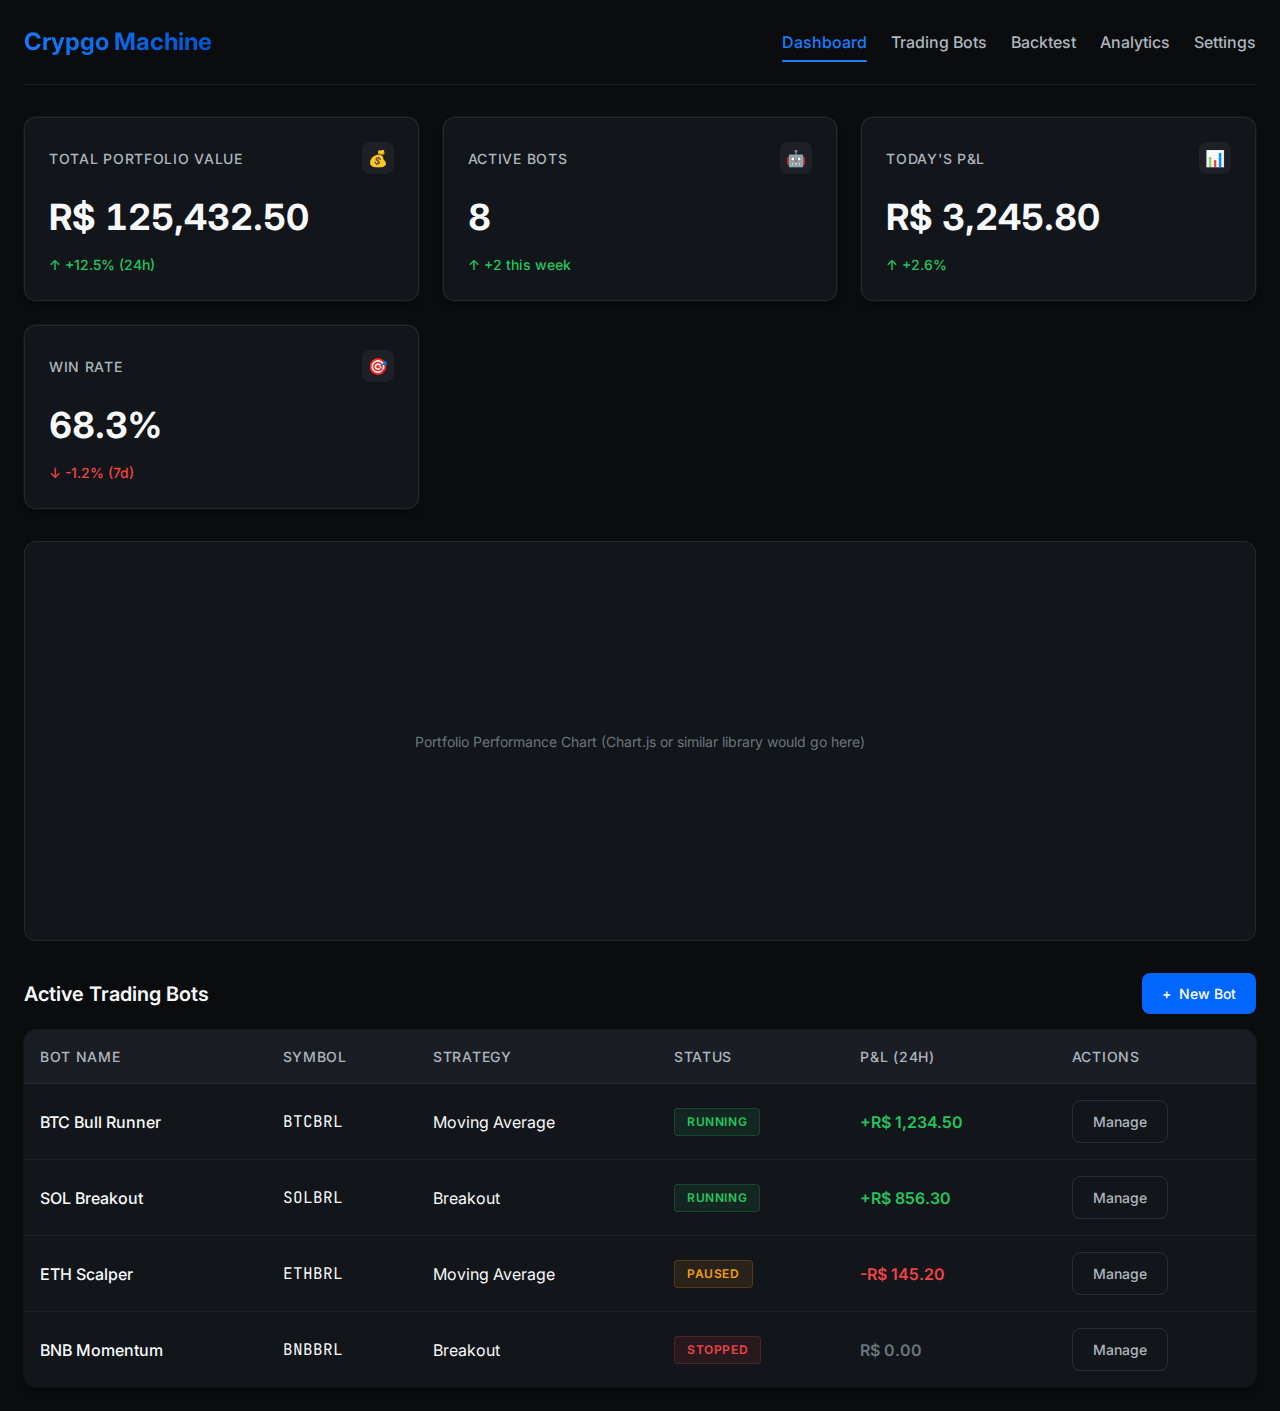
<file: docs/dashboard-implementation-example.html>
<!DOCTYPE html>
<html lang="pt-BR" data-theme="dark">
<head>
    <meta charset="UTF-8">
    <meta name="viewport" content="width=device-width, initial-scale=1.0">
    <title>Crypgo Dashboard - Dark Mode Example</title>
    <link rel="preconnect" href="https://fonts.googleapis.com">
    <link rel="preconnect" href="https://fonts.gstatic.com" crossorigin>
    <link href="https://fonts.googleapis.com/css2?family=Inter:wght@300;400;500;600;700&family=JetBrains+Mono:wght@400;500&display=swap" rel="stylesheet">
    <style>
        :root[data-theme="dark"] {
            /* Primary Colors */
            --primary-50: #e6f1ff;
            --primary-100: #b3d4ff;
            --primary-200: #80b8ff;
            --primary-300: #4d9bff;
            --primary-400: #1a7eff;
            --primary-500: #0066ff;
            --primary-600: #0052cc;
            --primary-700: #003d99;
            --primary-800: #002966;
            --primary-900: #001433;

            /* Neutral Colors */
            --bg-primary: #0a0c0e;
            --bg-secondary: #12151a;
            --bg-tertiary: #1a1e24;
            --bg-hover: #22272e;

            /* Text Colors */
            --text-primary: #f8f9fa;
            --text-secondary: #adb5bd;
            --text-tertiary: #6c757d;
            --text-disabled: #495057;

            /* Accent Colors */
            --success: #22c55e;
            --warning: #f59e0b;
            --error: #ef4444;
            --info: #3b82f6;

            /* Typography */
            --font-primary: 'Inter', -apple-system, BlinkMacSystemFont, 'Segoe UI', sans-serif;
            --font-mono: 'JetBrains Mono', 'Monaco', 'Consolas', monospace;

            /* Spacing */
            --space-1: 0.25rem;
            --space-2: 0.5rem;
            --space-3: 0.75rem;
            --space-4: 1rem;
            --space-5: 1.25rem;
            --space-6: 1.5rem;
            --space-8: 2rem;

            /* Border Radius */
            --radius-sm: 4px;
            --radius-md: 8px;
            --radius-lg: 12px;
            --radius-xl: 16px;

            /* Shadows */
            --shadow-sm: 0 1px 2px 0 rgba(0, 0, 0, 0.3), 0 0 0 1px rgba(255, 255, 255, 0.05);
            --shadow-md: 0 4px 6px -1px rgba(0, 0, 0, 0.4), 0 0 0 1px rgba(255, 255, 255, 0.05);
            --shadow-lg: 0 10px 15px -3px rgba(0, 0, 0, 0.5), 0 0 0 1px rgba(255, 255, 255, 0.05);
            
            /* Glows */
            --glow-primary: 0 0 20px rgba(0, 102, 255, 0.4);
            --glow-success: 0 0 20px rgba(34, 197, 94, 0.4);
            --glow-error: 0 0 20px rgba(239, 68, 68, 0.4);

            /* Transitions */
            --transition-fast: 150ms ease;
            --transition-base: 200ms ease;
            --transition-slow: 300ms ease;
        }

        * {
            margin: 0;
            padding: 0;
            box-sizing: border-box;
        }

        body {
            font-family: var(--font-primary);
            background: var(--bg-primary);
            color: var(--text-primary);
            line-height: 1.5;
            -webkit-font-smoothing: antialiased;
            -moz-osx-font-smoothing: grayscale;
        }

        .container {
            max-width: 1400px;
            margin: 0 auto;
            padding: var(--space-6);
        }

        /* Header */
        .header {
            display: flex;
            justify-content: space-between;
            align-items: center;
            margin-bottom: var(--space-8);
            padding-bottom: var(--space-6);
            border-bottom: 1px solid rgba(255, 255, 255, 0.08);
        }

        .logo {
            font-size: 1.5rem;
            font-weight: 700;
            background: linear-gradient(135deg, var(--primary-400), var(--primary-600));
            -webkit-background-clip: text;
            -webkit-text-fill-color: transparent;
            background-clip: text;
        }

        .nav {
            display: flex;
            gap: var(--space-6);
        }

        .nav-link {
            color: var(--text-secondary);
            text-decoration: none;
            font-weight: 500;
            transition: color var(--transition-base);
            position: relative;
        }

        .nav-link:hover {
            color: var(--text-primary);
        }

        .nav-link.active {
            color: var(--primary-400);
        }

        .nav-link.active::after {
            content: '';
            position: absolute;
            bottom: -8px;
            left: 0;
            right: 0;
            height: 2px;
            background: var(--primary-400);
            border-radius: 2px;
        }

        /* Dashboard Grid */
        .dashboard-grid {
            display: grid;
            grid-template-columns: repeat(auto-fit, minmax(300px, 1fr));
            gap: var(--space-6);
            margin-bottom: var(--space-8);
        }

        /* Cards */
        .card {
            background: var(--bg-secondary);
            border: 1px solid rgba(255, 255, 255, 0.08);
            border-radius: var(--radius-lg);
            padding: var(--space-6);
            box-shadow: var(--shadow-md);
            transition: all var(--transition-base);
            position: relative;
            overflow: hidden;
        }

        .card::before {
            content: '';
            position: absolute;
            top: 0;
            left: 0;
            right: 0;
            height: 2px;
            background: linear-gradient(90deg, transparent, var(--primary-400), transparent);
            opacity: 0;
            transition: opacity var(--transition-base);
        }

        .card:hover {
            background: var(--bg-tertiary);
            border-color: rgba(255, 255, 255, 0.12);
            transform: translateY(-2px);
            box-shadow: var(--shadow-lg);
        }

        .card:hover::before {
            opacity: 1;
        }

        .card-header {
            display: flex;
            justify-content: space-between;
            align-items: center;
            margin-bottom: var(--space-4);
        }

        .card-title {
            font-size: 0.875rem;
            font-weight: 500;
            color: var(--text-secondary);
            text-transform: uppercase;
            letter-spacing: 0.05em;
        }

        .card-icon {
            width: 32px;
            height: 32px;
            display: flex;
            align-items: center;
            justify-content: center;
            background: rgba(255, 255, 255, 0.05);
            border-radius: var(--radius-md);
        }

        .metric {
            font-size: 2.25rem;
            font-weight: 700;
            font-variant-numeric: tabular-nums;
            margin-bottom: var(--space-2);
        }

        .metric-change {
            display: inline-flex;
            align-items: center;
            gap: var(--space-1);
            font-size: 0.875rem;
            font-weight: 500;
        }

        .metric-change.positive {
            color: var(--success);
        }

        .metric-change.negative {
            color: var(--error);
        }

        /* Buttons */
        .btn {
            font-family: inherit;
            font-weight: 500;
            padding: var(--space-3) var(--space-5);
            border-radius: var(--radius-md);
            transition: all var(--transition-base);
            border: none;
            cursor: pointer;
            display: inline-flex;
            align-items: center;
            gap: var(--space-2);
            font-size: 0.875rem;
        }

        .btn-primary {
            background: var(--primary-500);
            color: white;
        }

        .btn-primary:hover {
            background: var(--primary-600);
            box-shadow: var(--glow-primary);
            transform: translateY(-1px);
        }

        .btn-ghost {
            background: transparent;
            color: var(--text-secondary);
            border: 1px solid rgba(255, 255, 255, 0.1);
        }

        .btn-ghost:hover {
            background: var(--bg-hover);
            color: var(--text-primary);
            border-color: rgba(255, 255, 255, 0.2);
        }

        /* Table */
        .table-container {
            background: var(--bg-secondary);
            border-radius: var(--radius-lg);
            overflow: hidden;
            box-shadow: var(--shadow-md);
        }

        .table {
            width: 100%;
            border-collapse: collapse;
        }

        .table th {
            background: var(--bg-tertiary);
            color: var(--text-secondary);
            font-weight: 500;
            padding: var(--space-4);
            text-align: left;
            font-size: 0.875rem;
            text-transform: uppercase;
            letter-spacing: 0.05em;
        }

        .table td {
            padding: var(--space-4);
            border-top: 1px solid rgba(255, 255, 255, 0.05);
            color: var(--text-primary);
        }

        .table tr:hover td {
            background: var(--bg-hover);
        }

        /* Status Badge */
        .badge {
            display: inline-flex;
            align-items: center;
            padding: var(--space-1) var(--space-3);
            border-radius: var(--radius-sm);
            font-size: 0.75rem;
            font-weight: 600;
            text-transform: uppercase;
            letter-spacing: 0.05em;
        }

        .badge-success {
            background: rgba(34, 197, 94, 0.1);
            color: var(--success);
            border: 1px solid rgba(34, 197, 94, 0.2);
        }

        .badge-warning {
            background: rgba(245, 158, 11, 0.1);
            color: var(--warning);
            border: 1px solid rgba(245, 158, 11, 0.2);
        }

        .badge-error {
            background: rgba(239, 68, 68, 0.1);
            color: var(--error);
            border: 1px solid rgba(239, 68, 68, 0.2);
        }

        /* Chart Container */
        .chart-container {
            background: var(--bg-secondary);
            border: 1px solid rgba(255, 255, 255, 0.08);
            border-radius: var(--radius-lg);
            padding: var(--space-6);
            height: 400px;
            display: flex;
            align-items: center;
            justify-content: center;
            color: var(--text-tertiary);
            font-size: 0.875rem;
        }

        /* Loading State */
        .skeleton {
            background: linear-gradient(
                90deg,
                var(--bg-secondary) 25%,
                var(--bg-tertiary) 50%,
                var(--bg-secondary) 75%
            );
            background-size: 200% 100%;
            animation: shimmer 1.5s infinite;
            border-radius: var(--radius-md);
        }

        @keyframes shimmer {
            0% { background-position: -200% center; }
            100% { background-position: 200% center; }
        }

        /* Responsive */
        @media (max-width: 768px) {
            .dashboard-grid {
                grid-template-columns: 1fr;
            }
            
            .nav {
                display: none;
            }
        }
    </style>
</head>
<body>
    <div class="container">
        <!-- Header -->
        <header class="header">
            <h1 class="logo">Crypgo Machine</h1>
            <nav class="nav">
                <a href="#" class="nav-link active">Dashboard</a>
                <a href="#" class="nav-link">Trading Bots</a>
                <a href="#" class="nav-link">Backtest</a>
                <a href="#" class="nav-link">Analytics</a>
                <a href="#" class="nav-link">Settings</a>
            </nav>
        </header>

        <!-- Metrics Grid -->
        <div class="dashboard-grid">
            <div class="card">
                <div class="card-header">
                    <h3 class="card-title">Total Portfolio Value</h3>
                    <div class="card-icon">💰</div>
                </div>
                <div class="metric">R$ 125,432.50</div>
                <div class="metric-change positive">
                    <span>↑</span>
                    <span>+12.5% (24h)</span>
                </div>
            </div>

            <div class="card">
                <div class="card-header">
                    <h3 class="card-title">Active Bots</h3>
                    <div class="card-icon">🤖</div>
                </div>
                <div class="metric">8</div>
                <div class="metric-change positive">
                    <span>↑</span>
                    <span>+2 this week</span>
                </div>
            </div>

            <div class="card">
                <div class="card-header">
                    <h3 class="card-title">Today's P&L</h3>
                    <div class="card-icon">📊</div>
                </div>
                <div class="metric">R$ 3,245.80</div>
                <div class="metric-change positive">
                    <span>↑</span>
                    <span>+2.6%</span>
                </div>
            </div>

            <div class="card">
                <div class="card-header">
                    <h3 class="card-title">Win Rate</h3>
                    <div class="card-icon">🎯</div>
                </div>
                <div class="metric">68.3%</div>
                <div class="metric-change negative">
                    <span>↓</span>
                    <span>-1.2% (7d)</span>
                </div>
            </div>
        </div>

        <!-- Chart Section -->
        <div class="chart-container">
            <p>Portfolio Performance Chart (Chart.js or similar library would go here)</p>
        </div>

        <!-- Table Section -->
        <div style="margin-top: var(--space-8);">
            <div style="display: flex; justify-content: space-between; align-items: center; margin-bottom: var(--space-4);">
                <h2 style="font-size: 1.25rem; font-weight: 600;">Active Trading Bots</h2>
                <button class="btn btn-primary">
                    <span>+</span>
                    <span>New Bot</span>
                </button>
            </div>
            
            <div class="table-container">
                <table class="table">
                    <thead>
                        <tr>
                            <th>Bot Name</th>
                            <th>Symbol</th>
                            <th>Strategy</th>
                            <th>Status</th>
                            <th>P&L (24h)</th>
                            <th>Actions</th>
                        </tr>
                    </thead>
                    <tbody>
                        <tr>
                            <td style="font-weight: 500;">BTC Bull Runner</td>
                            <td style="font-family: var(--font-mono);">BTCBRL</td>
                            <td>Moving Average</td>
                            <td><span class="badge badge-success">Running</span></td>
                            <td style="color: var(--success); font-weight: 600;">+R$ 1,234.50</td>
                            <td>
                                <button class="btn btn-ghost">Manage</button>
                            </td>
                        </tr>
                        <tr>
                            <td style="font-weight: 500;">SOL Breakout</td>
                            <td style="font-family: var(--font-mono);">SOLBRL</td>
                            <td>Breakout</td>
                            <td><span class="badge badge-success">Running</span></td>
                            <td style="color: var(--success); font-weight: 600;">+R$ 856.30</td>
                            <td>
                                <button class="btn btn-ghost">Manage</button>
                            </td>
                        </tr>
                        <tr>
                            <td style="font-weight: 500;">ETH Scalper</td>
                            <td style="font-family: var(--font-mono);">ETHBRL</td>
                            <td>Moving Average</td>
                            <td><span class="badge badge-warning">Paused</span></td>
                            <td style="color: var(--error); font-weight: 600;">-R$ 145.20</td>
                            <td>
                                <button class="btn btn-ghost">Manage</button>
                            </td>
                        </tr>
                        <tr>
                            <td style="font-weight: 500;">BNB Momentum</td>
                            <td style="font-family: var(--font-mono);">BNBBRL</td>
                            <td>Breakout</td>
                            <td><span class="badge badge-error">Stopped</span></td>
                            <td style="color: var(--text-tertiary); font-weight: 600;">R$ 0.00</td>
                            <td>
                                <button class="btn btn-ghost">Manage</button>
                            </td>
                        </tr>
                    </tbody>
                </table>
            </div>
        </div>
    </div>
</body>
</html>
</file>
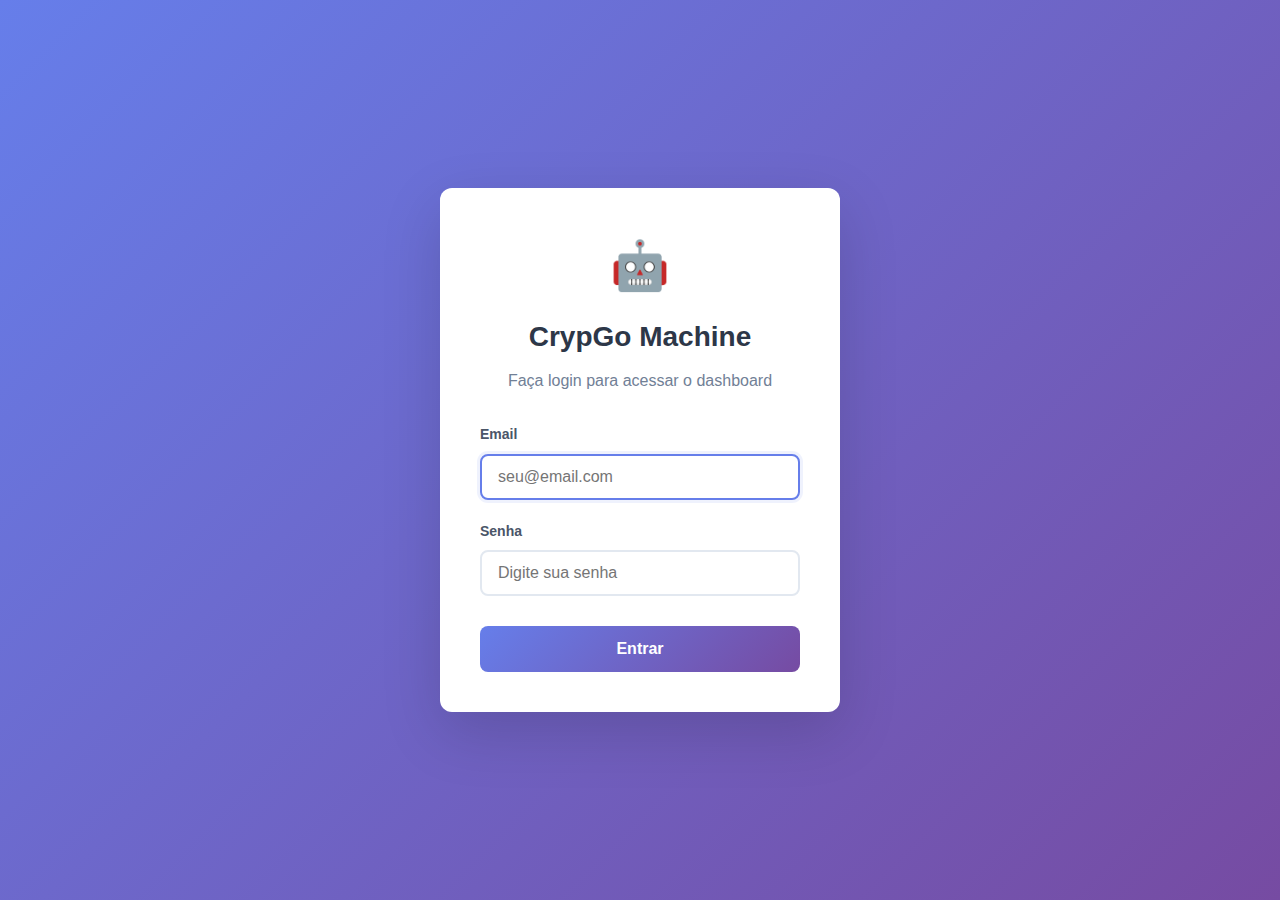
<file: web/login.html>
<!DOCTYPE html>
<html lang="pt-BR">
<head>
    <meta charset="UTF-8">
    <meta name="viewport" content="width=device-width, initial-scale=1.0">
    <title>CrypGo Machine - Login</title>
    <link rel="stylesheet" href="css/components.css">
    <style>
        body {
            background: linear-gradient(135deg, #667eea 0%, #764ba2 100%);
            min-height: 100vh;
            display: flex;
            align-items: center;
            justify-content: center;
            padding: 20px;
        }

        .login-container {
            background: white;
            border-radius: 12px;
            box-shadow: 0 20px 60px rgba(0, 0, 0, 0.15);
            padding: 40px;
            width: 100%;
            max-width: 400px;
            text-align: center;
        }

        .login-header {
            margin-bottom: 30px;
        }

        .login-header h1 {
            color: #2d3748;
            font-size: 28px;
            margin-bottom: 8px;
        }

        .login-header p {
            color: #718096;
            font-size: 16px;
        }

        .login-form {
            display: flex;
            flex-direction: column;
            gap: 20px;
        }

        .form-group {
            text-align: left;
        }

        .form-group label {
            display: block;
            color: #4a5568;
            font-weight: 600;
            margin-bottom: 8px;
            font-size: 14px;
        }

        .form-group input {
            width: 100%;
            padding: 12px 16px;
            border: 2px solid #e2e8f0;
            border-radius: 8px;
            font-size: 16px;
            transition: all 0.3s ease;
            box-sizing: border-box;
        }

        .form-group input:focus {
            outline: none;
            border-color: #667eea;
            box-shadow: 0 0 0 3px rgba(102, 126, 234, 0.1);
        }

        .login-button {
            background: linear-gradient(135deg, #667eea 0%, #764ba2 100%);
            color: white;
            border: none;
            padding: 14px 20px;
            border-radius: 8px;
            font-size: 16px;
            font-weight: 600;
            cursor: pointer;
            transition: all 0.3s ease;
            margin-top: 10px;
        }

        .login-button:hover {
            transform: translateY(-2px);
            box-shadow: 0 10px 25px rgba(102, 126, 234, 0.3);
        }

        .login-button:disabled {
            opacity: 0.6;
            cursor: not-allowed;
            transform: none;
            box-shadow: none;
        }

        .error-message {
            background: #fed7d7;
            color: #c53030;
            padding: 12px 16px;
            border-radius: 8px;
            border: 1px solid #feb2b2;
            font-size: 14px;
            margin-top: 15px;
            display: none;
        }

        .loading {
            display: none;
            color: #718096;
            font-size: 14px;
            margin-top: 15px;
        }

        .robot-icon {
            font-size: 48px;
            margin-bottom: 10px;
        }

        @media (max-width: 480px) {
            .login-container {
                padding: 30px 20px;
            }
            
            .login-header h1 {
                font-size: 24px;
            }
        }
    </style>
</head>
<body>
    <div class="login-container">
        <div class="login-header">
            <div class="robot-icon">🤖</div>
            <h1>CrypGo Machine</h1>
            <p>Faça login para acessar o dashboard</p>
        </div>

        <form class="login-form" id="loginForm">
            <div class="form-group">
                <label for="email">Email</label>
                <input 
                    type="email" 
                    id="email" 
                    name="email" 
                    required 
                    autocomplete="email"
                    placeholder="seu@email.com"
                >
            </div>

            <div class="form-group">
                <label for="password">Senha</label>
                <input 
                    type="password" 
                    id="password" 
                    name="password" 
                    required 
                    autocomplete="current-password"
                    placeholder="Digite sua senha"
                >
            </div>

            <button type="submit" class="login-button" id="loginButton">
                Entrar
            </button>

            <div class="loading" id="loading">
                Autenticando...
            </div>

            <div class="error-message" id="errorMessage">
                <!-- Error messages will appear here -->
            </div>
        </form>
    </div>

    <script src="js/auth.js"></script>
    <script>
        // Initialize login page
        document.addEventListener('DOMContentLoaded', () => {
            // Check if already logged in
            if (Auth.isAuthenticated()) {
                window.location.href = '/';
                return;
            }

            const loginForm = document.getElementById('loginForm');
            const loginButton = document.getElementById('loginButton');
            const errorMessage = document.getElementById('errorMessage');
            const loading = document.getElementById('loading');

            loginForm.addEventListener('submit', async (e) => {
                e.preventDefault();
                
                const email = document.getElementById('email').value;
                const password = document.getElementById('password').value;

                // Show loading state
                loginButton.disabled = true;
                loginButton.textContent = 'Entrando...';
                loading.style.display = 'block';
                errorMessage.style.display = 'none';

                try {
                    const success = await Auth.login(email, password);
                    
                    if (success) {
                        // Redirect to dashboard
                        window.location.href = '/';
                    } else {
                        throw new Error('Falha na autenticação');
                    }
                } catch (error) {
                    console.error('Login error:', error);
                    
                    // Show error message
                    errorMessage.textContent = error.message || 'Email ou senha incorretos';
                    errorMessage.style.display = 'block';
                } finally {
                    // Reset button state
                    loginButton.disabled = false;
                    loginButton.textContent = 'Entrar';
                    loading.style.display = 'none';
                }
            });

            // Focus email field
            document.getElementById('email').focus();
        });
    </script>
</body>
</html>
</file>
<file: web/css/components.css>
/* Componentes Reutilizáveis */

/* Reset básico */
* {
    margin: 0;
    padding: 0;
    box-sizing: border-box;
}

body {
    font-family: -apple-system, BlinkMacSystemFont, 'Segoe UI', Roboto, sans-serif;
    background-color: #0f0f0f;
    color: #ffffff;
    line-height: 1.6;
}

/* Container principal */
.container {
    max-width: 1400px;
    margin: 0 auto;
    padding: 0 20px;
}

/* Header */
.header {
    display: flex;
    justify-content: space-between;
    align-items: center;
    padding: 20px 0;
    border-bottom: 1px solid #333;
    margin-bottom: 30px;
}

.header h1 {
    color: #00ff88;
    font-size: 2rem;
    font-weight: 600;
}

.header-controls {
    display: flex;
    align-items: center;
    gap: 2rem;
}

.user-info {
    display: flex;
    align-items: center;
    gap: 1rem;
    font-size: 0.9rem;
    color: #ccc;
}

.logout-btn {
    background: #1a1a1a;
    color: #fff;
    border: 1px solid #333;
    padding: 0.5rem 1rem;
    border-radius: 6px;
    cursor: pointer;
    font-size: 0.85rem;
    transition: all 0.3s ease;
}

.logout-btn:hover {
    background: #333;
    border-color: #00ff88;
    transform: translateY(-1px);
}

.status-indicator {
    display: flex;
    align-items: center;
    gap: 10px;
    font-size: 0.9rem;
    color: #ccc;
}

.status-dot {
    width: 12px;
    height: 12px;
    border-radius: 50%;
    background-color: #ff4444;
    animation: pulse 2s infinite;
}

.status-dot.connected {
    background-color: #00ff88;
}

@keyframes pulse {
    0% { opacity: 1; }
    50% { opacity: 0.5; }
    100% { opacity: 1; }
}

/* Cards de métricas */
.metric-card {
    background: linear-gradient(135deg, #1a1a1a 0%, #2a2a2a 100%);
    border: 1px solid #333;
    border-radius: 12px;
    padding: 20px;
    display: flex;
    align-items: center;
    gap: 15px;
    transition: all 0.3s ease;
}

.metric-card:hover {
    border-color: #00ff88;
    transform: translateY(-2px);
    box-shadow: 0 4px 20px rgba(0, 255, 136, 0.1);
}

.metric-icon {
    font-size: 2rem;
    opacity: 0.8;
}

.metric-content h3 {
    font-size: 0.9rem;
    color: #ccc;
    margin-bottom: 5px;
}

.metric-value {
    font-size: 1.8rem;
    font-weight: 600;
    color: #00ff88;
}

/* Botões */
.btn {
    padding: 10px 20px;
    border: none;
    border-radius: 8px;
    font-size: 0.9rem;
    cursor: pointer;
    transition: all 0.3s ease;
    text-decoration: none;
    display: inline-block;
}

.btn-primary {
    background-color: #00ff88;
    color: #000;
}

.btn-primary:hover {
    background-color: #00cc6a;
    transform: translateY(-1px);
}

.btn-secondary {
    background-color: #333;
    color: #fff;
    border: 1px solid #555;
}

.btn-secondary:hover {
    background-color: #444;
    border-color: #666;
}

.refresh-btn {
    background-color: #1a1a1a;
    color: #00ff88;
    border: 1px solid #00ff88;
    padding: 8px 16px;
    border-radius: 6px;
    cursor: pointer;
    transition: all 0.3s ease;
}

.refresh-btn:hover {
    background-color: #00ff88;
    color: #000;
}

/* Formulários */
.filter-group {
    display: flex;
    flex-direction: column;
    gap: 5px;
}

.filter-group label {
    font-size: 0.9rem;
    color: #ccc;
    font-weight: 500;
}

.filter-group select {
    padding: 8px 12px;
    border: 1px solid #333;
    border-radius: 6px;
    background-color: #1a1a1a;
    color: #fff;
    font-size: 0.9rem;
}

.filter-group select:focus {
    outline: none;
    border-color: #00ff88;
}

/* Checkbox */
.auto-refresh {
    display: flex;
    align-items: center;
    gap: 8px;
}

.auto-refresh label {
    display: flex;
    align-items: center;
    gap: 8px;
    cursor: pointer;
    font-size: 0.9rem;
    color: #ccc;
}

.auto-refresh input[type="checkbox"] {
    width: 16px;
    height: 16px;
    accent-color: #00ff88;
}

/* Tabela */
.table-container {
    overflow-x: auto;
    border-radius: 8px;
    border: 1px solid #333;
}

.bots-table {
    width: 100%;
    border-collapse: collapse;
    background-color: #1a1a1a;
}

.bots-table th,
.bots-table td {
    padding: 12px 15px;
    text-align: left;
    border-bottom: 1px solid #333;
}

.bots-table th {
    background-color: #2a2a2a;
    color: #00ff88;
    font-weight: 600;
    font-size: 0.9rem;
    text-transform: uppercase;
    letter-spacing: 0.5px;
}

.bots-table tr:hover {
    background-color: #2a2a2a;
}

.bots-table td {
    font-size: 0.9rem;
}

/* Status badges */
.status-badge {
    padding: 4px 8px;
    border-radius: 4px;
    font-size: 0.8rem;
    font-weight: 500;
    text-transform: uppercase;
}

.status-running {
    background-color: rgba(0, 255, 136, 0.2);
    color: #00ff88;
    border: 1px solid #00ff88;
}

.status-stopped {
    background-color: rgba(255, 68, 68, 0.2);
    color: #ff4444;
    border: 1px solid #ff4444;
}

.position-badge {
    padding: 4px 8px;
    border-radius: 4px;
    font-size: 0.8rem;
    font-weight: 500;
}

.position-yes {
    background-color: rgba(255, 193, 7, 0.2);
    color: #ffc107;
    border: 1px solid #ffc107;
}

.position-no {
    background-color: rgba(108, 117, 125, 0.2);
    color: #6c757d;
    border: 1px solid #6c757d;
}

/* Loading state */
.loading {
    text-align: center;
    color: #ccc;
    font-style: italic;
}

/* Footer */
.footer {
    margin-top: 40px;
    padding: 20px 0;
    border-top: 1px solid #333;
    text-align: center;
    color: #666;
    font-size: 0.9rem;
}

/* Responsividade */
@media (max-width: 768px) {
    .container {
        padding: 0 15px;
    }
    
    .header {
        flex-direction: column;
        gap: 10px;
        text-align: center;
    }
    
    .header h1 {
        font-size: 1.5rem;
    }
    
    .metric-card {
        padding: 15px;
    }
    
    .metric-value {
        font-size: 1.5rem;
    }
    
    .table-container {
        font-size: 0.8rem;
    }
}
</file>
